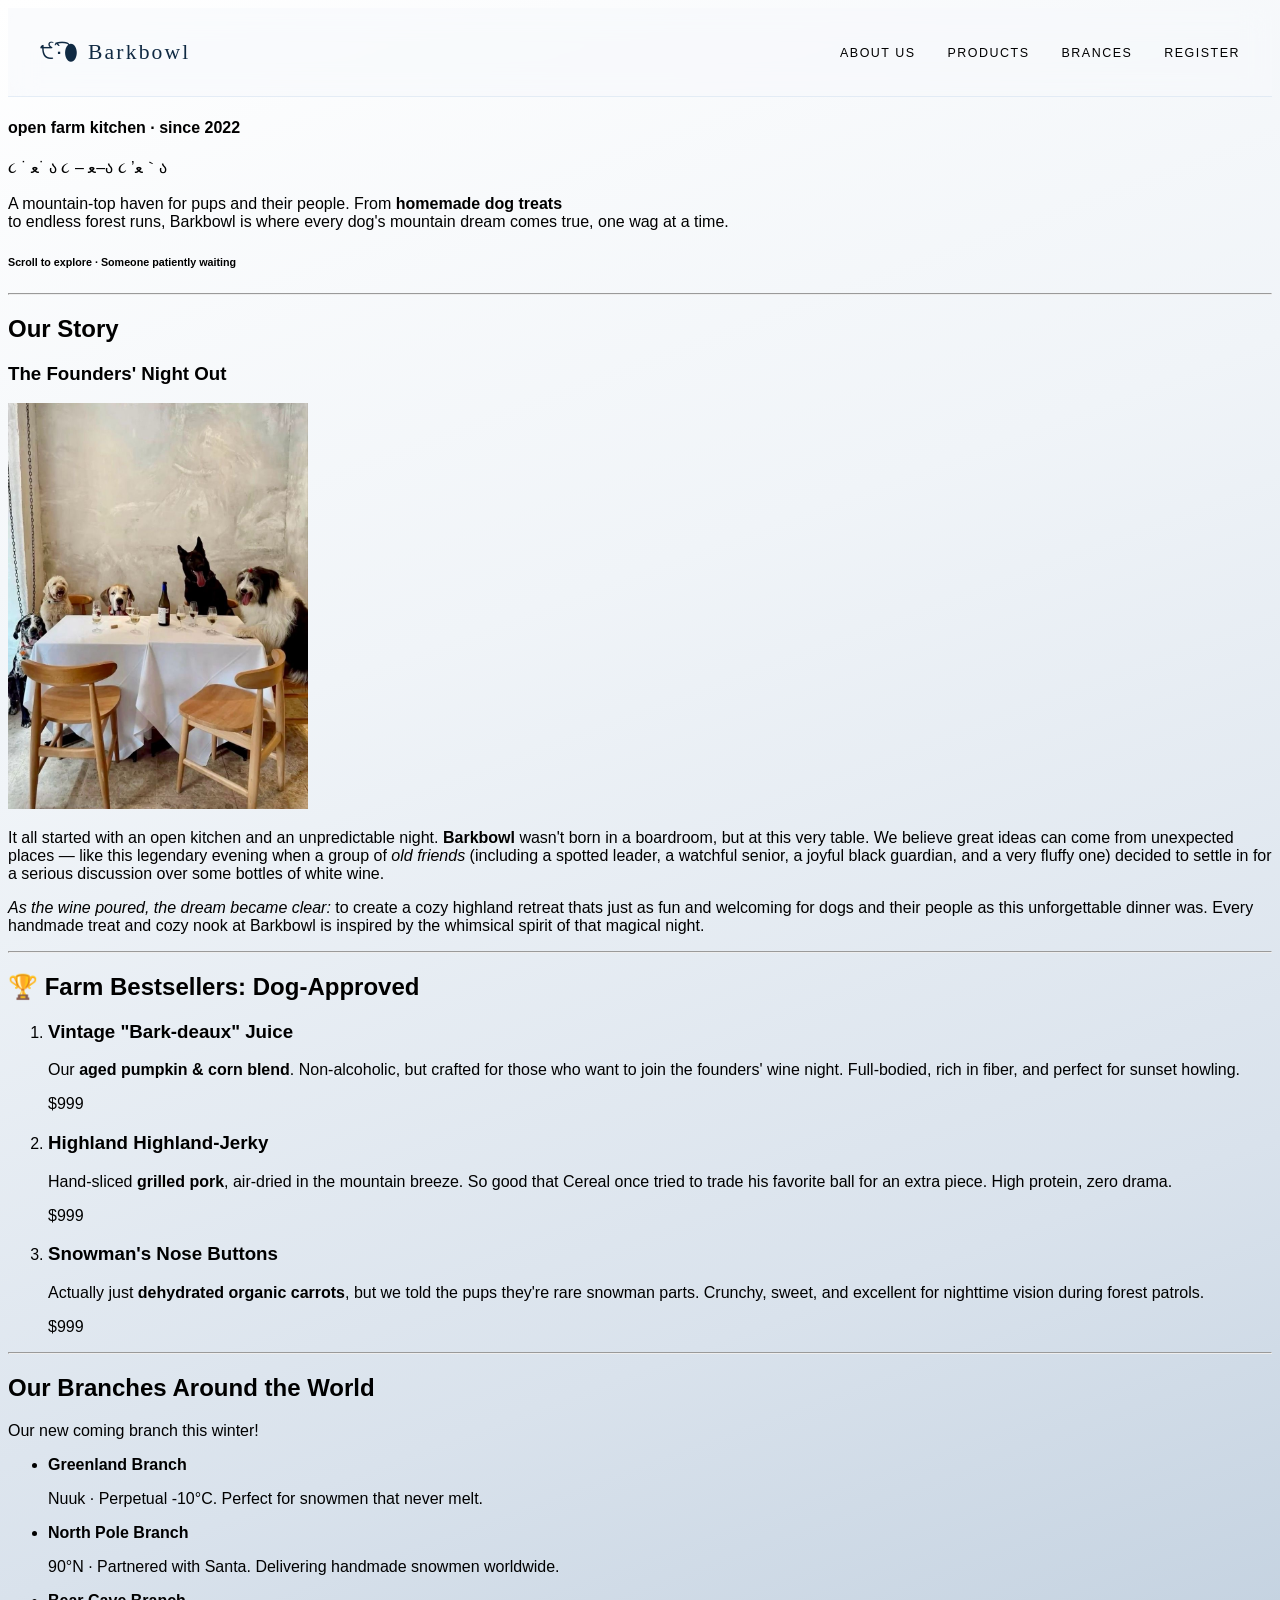
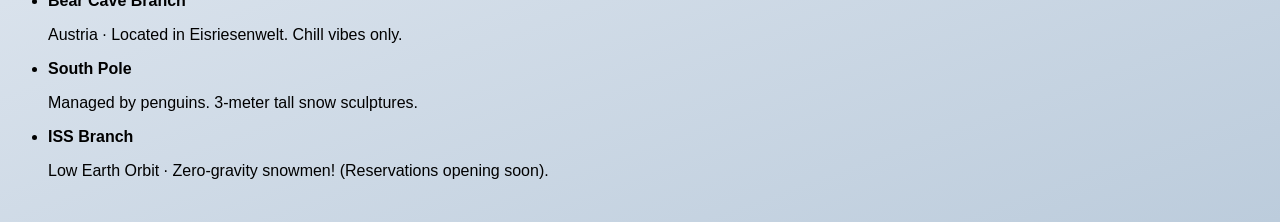
<file: index.html>
<!--My dream business
] <h1> ถึง <h6>: ชื่อร้าน/ชื่อธุรกิจต้องมาอันดับหนึ่ง (h1) และแบ่งโซนเมนูหรือบริการ (h2, h3)
[ ] <img>: ใส่รูปโลโก้ร้าน รูปหน้าร้าน หรือรูปสินค้าเด่น 
[ ] <p>: คำโปรยเรียกลูกค้า หรือประวัติความเป็นมาของร้านแบบปั่นๆ
[ ] <ul>: ลิสต์บริการเสริม หรือสิ่งอำนวยความสะดวก (เช่น มีที่จอดรถ, Wi-Fi แรง,คนขายหน้าตาดี)
[ ] <ol>: ลิสต์แบบมีลำดับ เช่น 3 เมนูขายดีที่ต้องสั่ง หรือ 3 ขั้นตอนการสั่งซื้อ (โอน-จ่าย-จบ)
[ ] <a>: ทำลิงก์เชื่อมไปหา Google Maps (พิกัดร้าน), หน้าเพจร้าน, หรือแอพ Delivery
-->
<!doctype html>
<html lang="en">
  <head>
    <meta charset="UTF-8" />
    <meta name="viewport" content="width=device-width, initial-scale=1.0" />
    <title>Barkbowl</title>
    <link rel="stylesheet" href="/styles.css" />
  </head>
  <section>
    <!-- ═══════════════════════════════════════════
         NAVIGATION BAR ตั้งชื่อ class lolg ไว้ตกแต่ง css + พอกด logo จะเด้งหน้าบนสุดและมี <a ลิ้งค์ภายในหน้่าเดียวกัน 
    ════════════════════════════════════════════ -->
    <nav>
      <a class="logo" href="#"> ੯‧̀͡⬮ Barkbowl</a>
      <ul>
        <li><a href="#aboutus">About Us</a></li>
        <li><a href="#products">Products</a></li>
        <li><a href="#branches">Brances</a></li>
         <li><a href="/form.html">Register</a></li>
      </ul>
    </nav>

    <!-- ═══════════════════════════════════════════
         HERO - -แบ่ง class ไว้ตกแต่ง id เอาไปเรียกดู
    ════════════════════════════════════════════ -->
    <div class="container">
      <section class="hero" id="home">
        <h4>open farm kitchen · since 2022</h4>
        <div class="dogs_emoji">૮ ˙ ﻌ˙ ა ૮ – ﻌ–ა ૮ ’ﻌ｀ა</div>
        <p>
          A mountain-top haven for pups and their people. From
          <strong>homemade dog treats</strong> <br />to endless forest runs,
          Barkbowl is where every dog's mountain dream comes true, one wag at a
          time.
        </p>
        <h6>Scroll to explore · Someone patiently waiting</h6>
      </section>
    </div>

    <hr />

    <!-- ═══════════════════════════════════════════
         ABOUT US — IMG
    ════════════════════════════════════════════ -->
    <section class="about" id="aboutus">
      <h2>Our Story</h2>
      <h3>The Founders' Night Out</h3>
      <div class="story-content">
        <img
          src="/IMG5080.JPG"
          alt="Barkbowl Founders Dinner"
          width="300"
          class="founders-img"
        />

        <p>
          It all started with an open kitchen and an unpredictable night.
          <strong>Barkbowl</strong> wasn't born in a boardroom, but at this very
          table. We believe great ideas can come from unexpected places — like
          this legendary evening when a group of <i>old friends</i>
          (including a spotted leader, a watchful senior, a joyful black
          guardian, and a very fluffy one) decided to settle in for a serious
          discussion over some bottles of white wine.
        </p>
        <p class="mission">
          <i>As the wine poured, the dream became clear:</i>
          to create a cozy highland retreat thats just as fun and welcoming for
          dogs and their people as this unforgettable dinner was. Every handmade
          treat and cozy nook at Barkbowl is inspired by the whimsical spirit of
          that magical night.
        </p>
      </div>
    </section>

    <hr />

    <!-- ═══════════════════════════════════════════
         PRODUCT — Order List
    ════════════════════════════════════════════ -->

    <section class="products" id="recipe">
      <h2>🏆 Farm Bestsellers: Dog-Approved</h2>
      <div class="product-list">
        <ol>
          <li>
            <h3>Vintage "Bark-deaux" Juice</h3>
            <p>
              Our <strong>aged pumpkin & corn blend</strong>. Non-alcoholic, but
              crafted for those who want to join the founders' wine night.
              Full-bodied, rich in fiber, and perfect for sunset howling.
            </p>
            <span class="price">$999</span>
          </li>

          <li>
            <h3>Highland Highland-Jerky</h3>
            <p>
              Hand-sliced <strong>grilled pork</strong>, air-dried in the
              mountain breeze. So good that Cereal once tried to trade his
              favorite ball for an extra piece. High protein, zero drama.
            </p>
            <span class="price">$999</span>
          </li>

          <li>
            <h3>Snowman's Nose Buttons</h3>
            <p>
              Actually just <strong>dehydrated organic carrots</strong>, but we
              told the pups they're rare snowman parts. Crunchy, sweet, and
              excellent for nighttime vision during forest patrols.
            </p>
            <span class="price">$999</span>
          </li>
        </ol>
      </div>
    </section>

    <hr />

    <!-- ═══════════════════════════════════════════
         BRANCHES  — a href links จะสร้างฟอร์ม ให้เลือก 
    ════════════════════════════════════════════ -->

    <section id="branches">
      <h2>Our Branches Around the World</h2>
      <p>Our new coming branch this winter!</p>

      <ul>
        <li class="branch-item">
          <strong>Greenland Branch</strong>

          <p>Nuuk · Perpetual -10°C. Perfect for snowmen that never melt.</p>
        </li>

        <li class="branch-item">
          <strong>North Pole Branch</strong>

          <p>
            90°N · Partnered with Santa. Delivering handmade snowmen worldwide.
          </p>
        </li>

        <li class="branch-item">
          <strong class="branch-name">Bear Cave Branch</strong>

          <p>Austria · Located in Eisriesenwelt. Chill vibes only.</p>
        </li>

        <li class="branch-item">
          <strong class="branch-name">South Pole</strong>
          <p>Managed by penguins. 3-meter tall snow sculptures.</p>
        </li>

        <li class="branch-item">
          <strong> ISS Branch </strong>

          <p>
            Low Earth Orbit · Zero-gravity snowmen! (Reservations opening soon).
          </p>
        </li>
      </ul>
    </section>
<br>
  
  
   <!-- <section class="'video">
<iframe width="350" height="auto" 
src="https://www.youtube.com/embed/RBc3EmeJfQg?si=tVreQL5-zEv2Giw2" 
title="YouTube video player" 
frameborder="0" 
allow="accelerometer; autoplay; clipboard-write; encrypted-media; gyroscope; picture-in-picture; web-share" 
referrerpolicy="strict-origin-when-cross-origin" allowfullscreen></iframe>
    </section> -->

  </body>
</html>
</file>
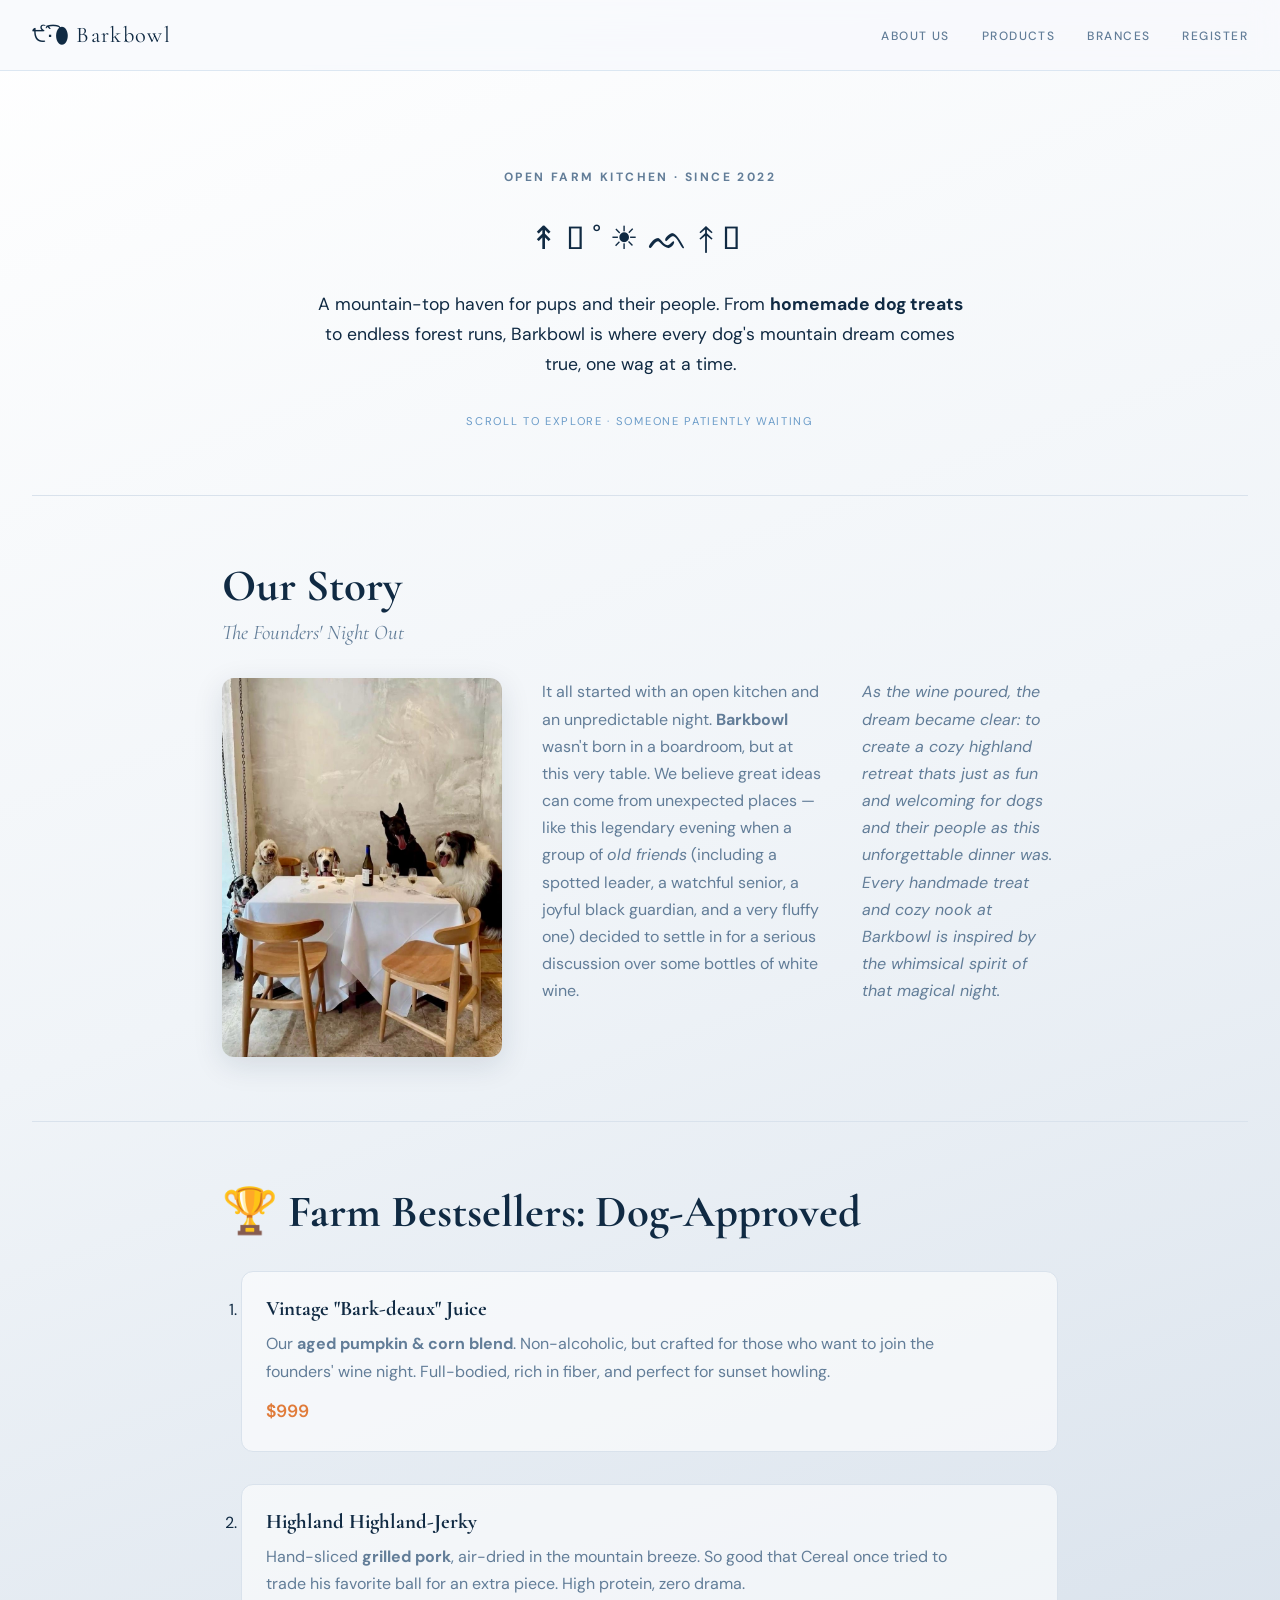
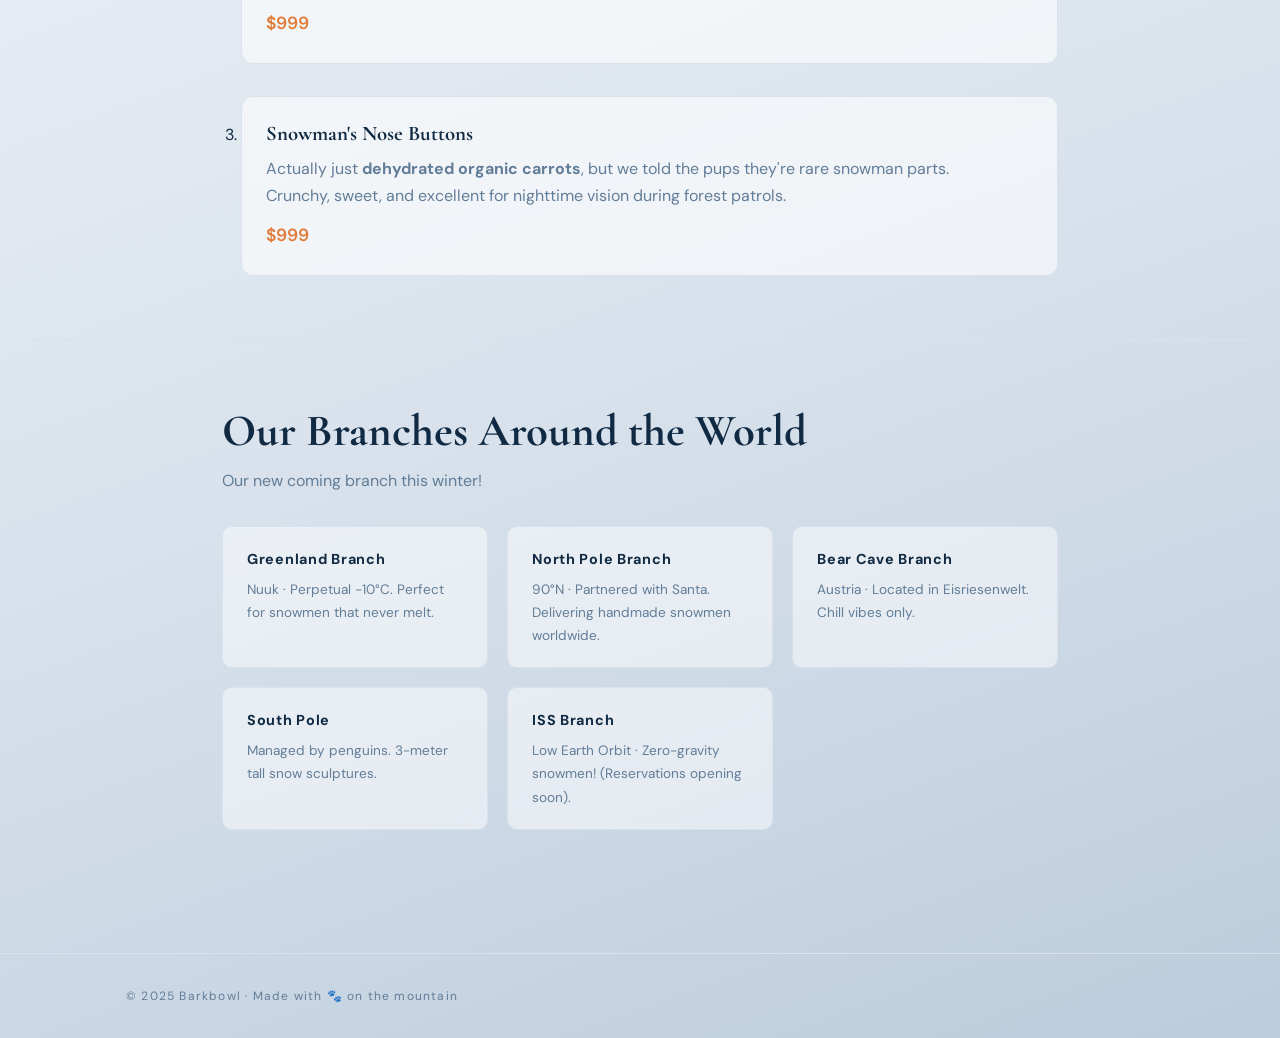
<file: html-web/index.html>
<!--My dream business
] <h1> ถึง <h6>: ชื่อร้าน/ชื่อธุรกิจต้องมาอันดับหนึ่ง (h1) และแบ่งโซนเมนูหรือบริการ (h2, h3)
[ ] <img>: ใส่รูปโลโก้ร้าน รูปหน้าร้าน หรือรูปสินค้าเด่น 
[ ] <p>: คำโปรยเรียกลูกค้า หรือประวัติความเป็นมาของร้านแบบปั่นๆ
[ ] <ul>: ลิสต์บริการเสริม หรือสิ่งอำนวยความสะดวก (เช่น มีที่จอดรถ, Wi-Fi แรง,คนขายหน้าตาดี)
[ ] <ol>: ลิสต์แบบมีลำดับ เช่น 3 เมนูขายดีที่ต้องสั่ง หรือ 3 ขั้นตอนการสั่งซื้อ (โอน-จ่าย-จบ)
[ ] <a>: ทำลิงก์เชื่อมไปหา Google Maps (พิกัดร้าน), หน้าเพจร้าน, หรือแอพ Delivery
-->
<!doctype html>
<html lang="en">
  <head>
    <meta charset="UTF-8" />
    <meta name="viewport" content="width=device-width, initial-scale=1.0" />
     <meta name="description"> 
    <title>Barkbowl</title>
    <link rel="stylesheet" href="index-styles.css">
    <link href="https://fonts.googleapis.com/css2?family=Cormorant+Garamond:ital,wght@0,400;1,400&family=DM+Sans:wght@400;500&display=swap" rel="stylesheet">

  </head>
  <section>
    <!-- ═══════════════════════════════════════════
         NAVIGATION BAR ตั้งชื่อ class lolg ไว้ตกแต่ง css + พอกด logo จะเด้งหน้าบนสุดและมี <a ลิ้งค์ภายในหน้่าเดียวกัน 
    ════════════════════════════════════════════ -->
    <nav>
      <a class="logo" href="#"> ੯‧̀͡⬮ Barkbowl</a>
      <ul>
        <li><a href="#aboutus">About Us</a></li>
        <li><a href="#products">Products</a></li>
        <li><a href="#branches">Brances</a></li>
         <li><a href="form.html">Register</a></li>
      </ul>
    </nav>

    <!-- ═══════════════════════════════════════════
         HERO - -แบ่ง class ไว้ตกแต่ง id เอาไปเรียกดู
    ════════════════════════════════════════════ -->
    <div class="container">
      <section class="hero" id="home">
        <h4>open farm kitchen · since 2022</h4>
        <div class="dogs_emoji"> ↟𖠰˚☀︎ᨒ↟𖠰 </div>
        <p>
          A mountain-top haven for pups and their people. From
          <strong>homemade dog treats</strong> <br />to endless forest runs,
          Barkbowl is where every dog's mountain dream comes true, one wag at a
          time.
        </p>
        <h6>Scroll to explore · Someone patiently waiting</h6>
      </section>
    </div>

    <hr />

    <!-- ═══════════════════════════════════════════
         ABOUT US — IMG
    ════════════════════════════════════════════ -->
    <section class="about" id="aboutus">
      <h2>Our Story</h2>
      <h3>The Founders' Night Out</h3>
      <div class="story-content">
        <img
          src="IMG5080.JPG"
          alt="Barkbowl Founders Dinner"
          width="300"
          class="founders-img"
        />

        <p>
          It all started with an open kitchen and an unpredictable night.
          <strong>Barkbowl</strong> wasn't born in a boardroom, but at this very
          table. We believe great ideas can come from unexpected places — like
          this legendary evening when a group of <i>old friends</i>
          (including a spotted leader, a watchful senior, a joyful black
          guardian, and a very fluffy one) decided to settle in for a serious
          discussion over some bottles of white wine.
        </p>
        <p class="mission">
          <i>As the wine poured, the dream became clear:</i>
          to create a cozy highland retreat thats just as fun and welcoming for
          dogs and their people as this unforgettable dinner was. Every handmade
          treat and cozy nook at Barkbowl is inspired by the whimsical spirit of
          that magical night.
        </p>
      </div>
    </section>

    <hr />

    <!-- ═══════════════════════════════════════════
         PRODUCT — Order List
    ════════════════════════════════════════════ -->

    <section class="products" id="recipe">
      <h2>🏆 Farm Bestsellers: Dog-Approved</h2>
      <div class="product-list">
        <ol>
          <li>
            <h3>Vintage "Bark-deaux" Juice</h3>
            <p>
              Our <strong>aged pumpkin & corn blend</strong>. Non-alcoholic, but
              crafted for those who want to join the founders' wine night.
              Full-bodied, rich in fiber, and perfect for sunset howling.
            </p>
            <span class="price">$999</span>
          </li>

          <li>
            <h3>Highland Highland-Jerky</h3>
            <p>
              Hand-sliced <strong>grilled pork</strong>, air-dried in the
              mountain breeze. So good that Cereal once tried to trade his
              favorite ball for an extra piece. High protein, zero drama.
            </p>
            <span class="price">$999</span>
          </li>

          <li>
            <h3>Snowman's Nose Buttons</h3>
            <p>
              Actually just <strong>dehydrated organic carrots</strong>, but we
              told the pups they're rare snowman parts. Crunchy, sweet, and
              excellent for nighttime vision during forest patrols.
            </p>
            <span class="price">$999</span>
          </li>
        </ol>
      </div>
    </section>

    <hr />

    <!-- ═══════════════════════════════════════════
         BRANCHES  — a href links จะสร้างฟอร์ม ให้เลือก 
    ════════════════════════════════════════════ -->


    <section id="branches">
      <h2>Our Branches Around the World</h2>
      <p>Our new coming branch this winter!</p>

      <ul>
        <li class="branch-item">
          <strong>Greenland Branch</strong>

          <p>Nuuk · Perpetual -10°C. Perfect for snowmen that never melt.</p>
        </li>

        <li class="branch-item">
          <strong>North Pole Branch</strong>

          <p>
            90°N · Partnered with Santa. Delivering handmade snowmen worldwide.
          </p>
        </li>

        <li class="branch-item">
          <strong class="branch-name">Bear Cave Branch</strong>

          <p>Austria · Located in Eisriesenwelt. Chill vibes only.</p>
        </li>

        <li class="branch-item">
          <strong class="branch-name">South Pole</strong>
          <p>Managed by penguins. 3-meter tall snow sculptures.</p>
        </li>

        <li class="branch-item">
          <strong> ISS Branch </strong>

          <p>
            Low Earth Orbit · Zero-gravity snowmen! (Reservations opening soon).
          </p>
        </li>
      </ul>
    </section>
<br>
  
<footer>
  <p>© 2025 Barkbowl · Made with 🐾 on the mountain</p>
</footer>

  </body>
</html>
</file>
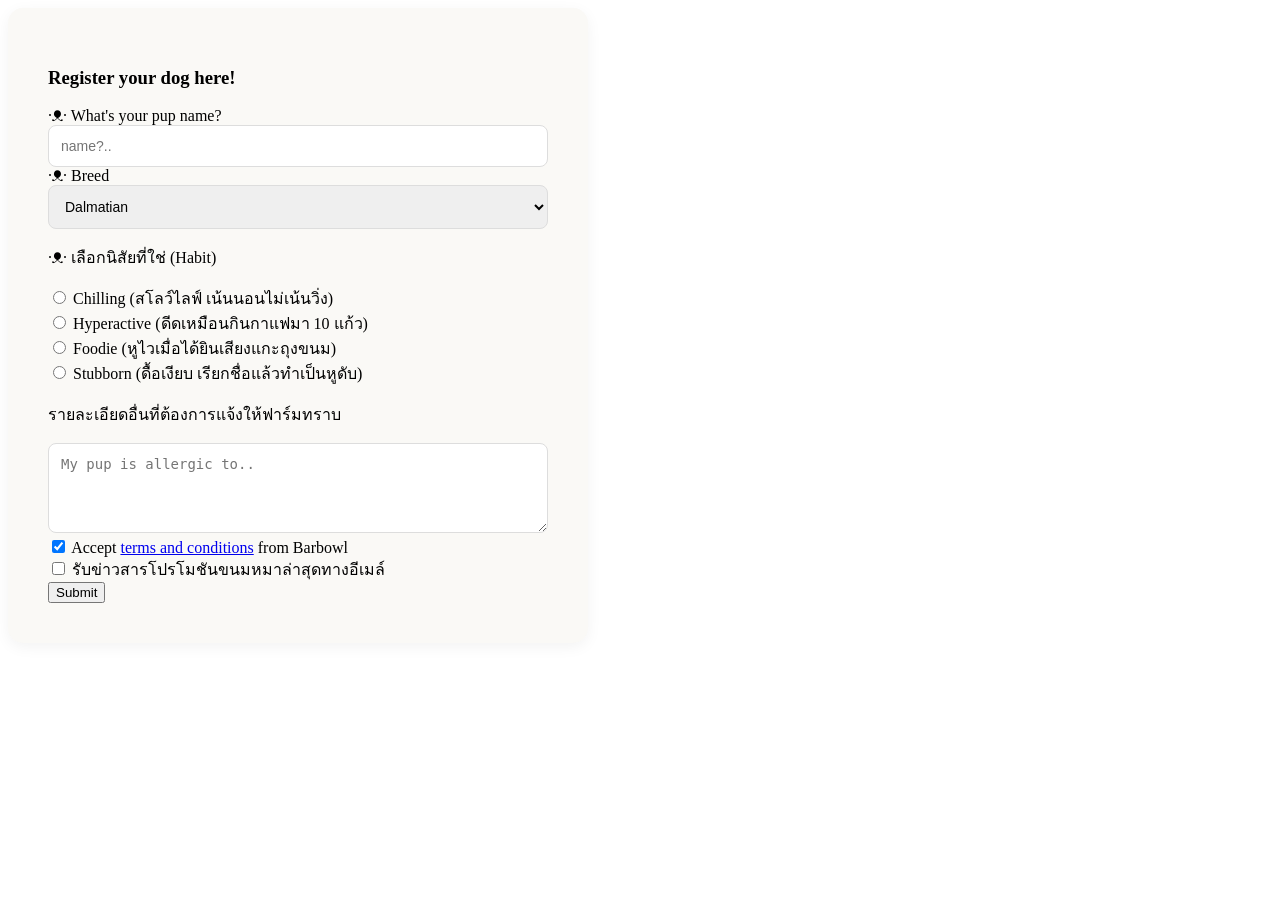
<file: form.html>
<!doctype html>
<html lang="en">
  <head>
    <meta charset="UTF-8" />
    <meta name="viewport" content="width=device-width, initial-scale=1.0" />
    <title>Barkbowl | Register</title>

    <style>
      #form {
        background: #faf9f6;
        padding: 40px;
        border-radius: 15px;
        box-shadow: 0 4px 15px rgba(0, 0, 0, 0.05);
        max-width: 500px;
        width: 100%;
      }

      /* 4. แต่งช่องกรอกข้อมูล (Text, Select, Textarea) */
      input[type="text"],
      select,
      textarea {
        width: 100%;
        padding: 12px;
        border: 1px solid #ddd;
        border-radius: 8px;
        box-sizing: border-box; /* สำคัญ! เพื่อให้ padding ไม่ทำให้กล่องบวมเกิน 100% */
        font-size: 14px;
      }
    </style>
  </head>

  <body>
    <section id="form">
      <h3>Register your dog here!</h3>
      <form action="/register-dog" method="POST">
        <div>
          <label for="dname">·ᴥ· What's your pup name?</label>
        </div>
        <div>
          <input
            type="text"
            id="dname"
            name="dog_name"
            placeholder="name?.."
            required
          />
        </div>

        <div>
          <label for="breed">·ᴥ· Breed</label>
        </div>
        <div>
          <select id="breed" name="dog_breed">
            <option value="dalmatian">Dalmatian</option>
            <option value="Weimaraner">Weimaraner</option>
            <option value="german_shepherd">German Shepherd</option>
            <option value="Labrador_Retriever">Labrador Retriever</option>
            <option value="Beagle">Beagle</option>
            <option value="Poodle">Poodle</option>
            <option value="Chihuahua">Chihuahua</option>
            <option value="Dachshund">Dachshund</option>
            <option value="Bichon_frise">Bichon Frise</option>
            <option value="Chow_chow">Chow Chow</option>
            <option value="Shin_tzu">Shin Tzu</option>
            <option value="other">Other..</option>
          </select>
        </div>

        <p>·ᴥ· เลือกนิสัยที่ใช่ (Habit)</p>
        <!--name ต้องเหมือนกันในกลุ่ม Radio เดียวกัน-->

        <div>
          <input
            type="radio"
            id="habit-chill"
            name="dog_habit"
            value="chilling"
          />
          <label for="habit-chill"
            >Chilling (สโลว์ไลฟ์ เน้นนอนไม่เน้นวิ่ง)</label
          >
        </div>

        <div>
          <input
            type="radio"
            id="habit-hyper"
            name="dog_habit"
            value="hyperactive"
          />
          <label for="habit-hyper"
            >Hyperactive (ดีดเหมือนกินกาแฟมา 10 แก้ว)</label
          >
        </div>

        <div>
          <input
            type="radio"
            id="habit-foodie"
            name="dog_habit"
            value="foodie"
          />
          <label for="habit-foodie"
            >Foodie (หูไวเมื่อได้ยินเสียงแกะถุงขนม)</label
          >
        </div>

        <div>
          <input
            type="radio"
            id="habit-stubborn"
            name="dog_habit"
            value="stubborn"
          />
          <label for="habit-stubborn"
            >Stubborn (ดื้อเงียบ เรียกชื่อแล้วทำเป็นหูดับ)</label
          >
        </div>

        <div>
          <p>
            <label for="note">รายละเอียดอื่นที่ต้องการแจ้งให้ฟาร์มทราบ</label>
          </p>
          <textarea
            id="note"
            name="dog_note"
            rows="4"
            placeholder="My pup is allergic to.."
          ></textarea>
        </div>

        <div>
          <input
            type="checkbox"
            id="terms"
            name="accept_terms"
            value="Accept"
            required
            checked
          />
          <label for="terms"
            >Accept <a href="/terms">terms and conditions</a> from
            Barbowl</label
          >
        </div>
        <div>
          <input type="checkbox" id="news" name="accept_news" value="yes" />
          <label for="news">รับข่าวสารโปรโมชันขนมหมาล่าสุดทางอีเมล์</label>
        </div>

        <div>
          <button type="submit">Submit</button>
        </div>
      </form>
    </section>
  </body>
</html>
</file>
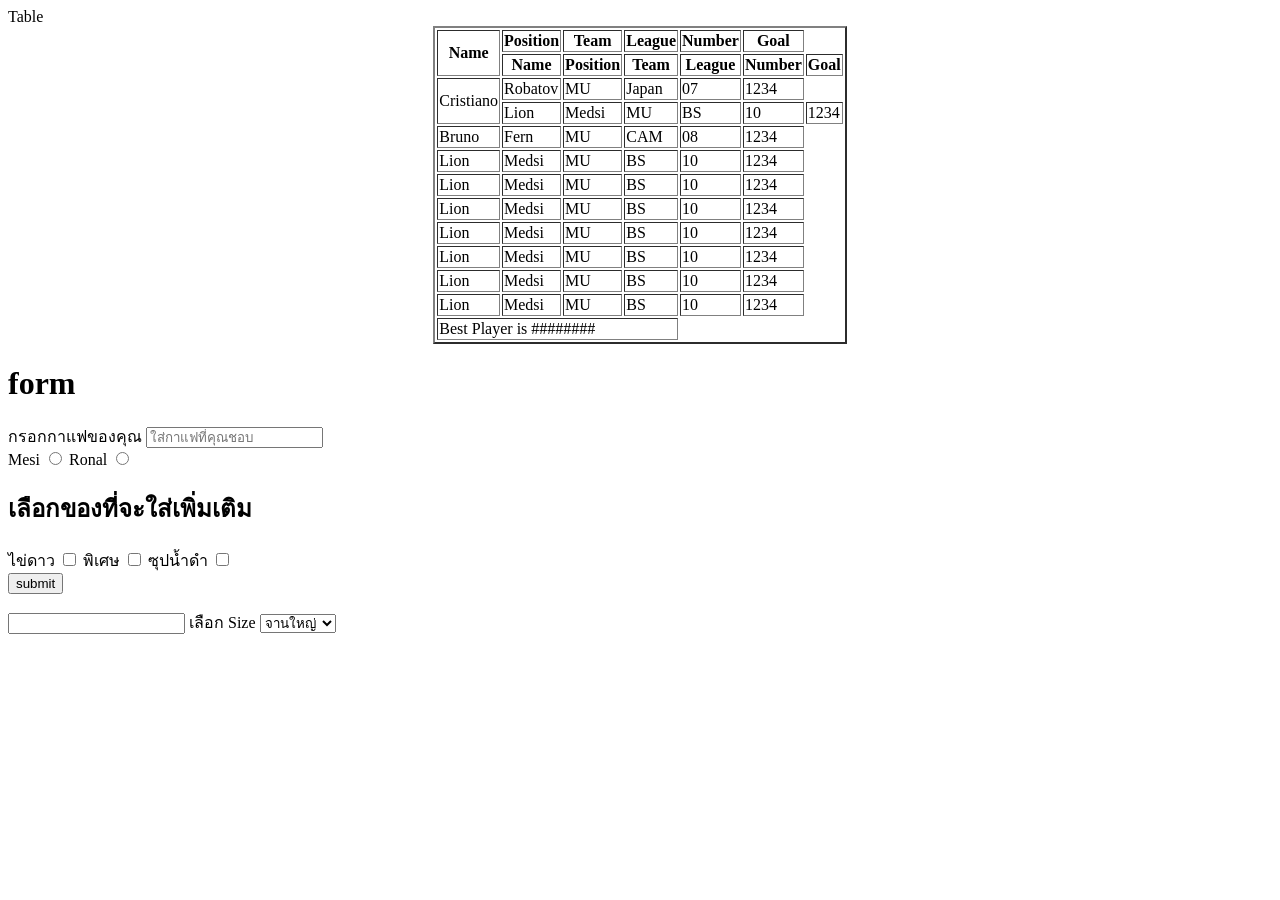
<file: kkan_example.html>
Table
<!doctype html>
<html lang="en">
  <head>
    <meta charset="UTF-8" />
    <meta name="viewport" content="width=device-width, initial-scale=1.0" />
    <title>Document</title>
  </head>
  <body>
    <table border="2" align="center">
      <thead>
        <tr>
          <th rowspan="2">Name</th>
          <th>Position</th>
          <th>Team</th>
          <th>League</th>
          <th>Number</th>
          <th>Goal</th>
        </tr>
        <tr>
          <th>Name</th>
          <th>Position</th>
          <th>Team</th>
          <th>League</th>
          <th>Number</th>
          <th>Goal</th>
        </tr>
      </thead>
      <tbody>
        <tr>
          <td rowspan="2">Cristiano</td>
          <td>Robatov</td>
          <td>MU</td>
          <td>Japan</td>
          <td>07</td>
          <td>1234</td>
        </tr>
        <tr>
          <td>Lion</td>
          <td>Medsi</td>
          <td>MU</td>
          <td>BS</td>
          <td>10</td>
          <td>1234</td>
        </tr>
        <tr>
          <td>Bruno</td>
          <td>Fern</td>
          <td>MU</td>
          <td>CAM</td>
          <td>08</td>
          <td>1234</td>
        </tr>
        <tr>
          <td>Lion</td>
          <td>Medsi</td>
          <td>MU</td>
          <td>BS</td>
          <td>10</td>
          <td>1234</td>
        </tr>
        <tr>
          <td>Lion</td>
          <td>Medsi</td>
          <td>MU</td>
          <td>BS</td>
          <td>10</td>
          <td>1234</td>
        </tr>
        <tr>
          <td>Lion</td>
          <td>Medsi</td>
          <td>MU</td>
          <td>BS</td>
          <td>10</td>
          <td>1234</td>
        </tr>
        <tr>
          <td>Lion</td>
          <td>Medsi</td>
          <td>MU</td>
          <td>BS</td>
          <td>10</td>
          <td>1234</td>
        </tr>
        <tr>
          <td>Lion</td>
          <td>Medsi</td>
          <td>MU</td>
          <td>BS</td>
          <td>10</td>
          <td>1234</td>
        </tr>
        <tr>
          <td>Lion</td>
          <td>Medsi</td>
          <td>MU</td>
          <td>BS</td>
          <td>10</td>
          <td>1234</td>
        </tr>
        <tr>
          <td>Lion</td>
          <td>Medsi</td>
          <td>MU</td>
          <td>BS</td>
          <td>10</td>
          <td>1234</td>
        </tr>
      </tbody>
      <tfoot>
        <tr>
          <td colspan="4">Best Player is ########</td>
        </tr>
      </tfoot>
    </table>
  </body>
</html>

<!doctype html>
<html lang="en">
  <head>
    <meta charset="UTF-8" />
    <meta name="viewport" content="width=device-width, initial-scale=1.0" />
    <title>Pre-order</title>
  </head>
  <body>
    <!--    
    <form action="/submit-order" method="post">
      <fieldset>
        <legend>เลือกน้ำซุปของคุณ</legend>
        <input type="radio" name="soup" value="หมาล่าน้ำข้น" id="mala-soup" /> <label for="mala-soup"> หมาล่าน้ำข้น</label> <input type="radio" name="soup" value="ซุปน้ำดำ" id="black-soup" /> <label for="black-soup"> ซุปน้ำดำ</label>
      </fieldset>
      <div>
        <h2>เลือกของเพิ่มเติม</h2>
        <input type="checkbox" name="ingredient" id="tofu" /> <label for="tofu"> เต้าหู้</label> <input type="checkbox" name="ingredient" id="chicken" /> <label for="chicken"> เนื้อไก่</label> <input type="checkbox" name="rice" id="rice" />
        <label for="rice">ข้าว</label>

        <h2>รับกี่จานดีคะ</h2>
        <input type="number" value="1" name="quantity" />
      </div>
      <button type="submit">สั่งรายการที่เลือก</button>
    </form>  -->
    <form action="/submit-order" method="post">
      <h1>form</h1>
      <label for="coffee">กรอกกาแฟของคุณ</label>
      <input
        id="coffee"
        type="text"
        placeholder="ใส่กาแฟที่คุณชอบ"
        name="value"
      />
      <div>
        <label for="mesi">Mesi</label>
        <input type="radio" name="player" id="mesi" value="Mesi" />
        <label for="ronal">Ronal</label>
        <input type="radio" name="player" id="ronal" value="Ronal" />
      </div>

      <div>
        <h2>เลือกของที่จะใส่เพิ่มเติม</h2>
        <label for="khaidao"
          >ไข่ดาว
          <input type="checkbox" id="khaidao" name="extra" value="ไข่ดาว" />
        </label>
        <label for="extrafood"
          >พิเศษ
          <input type="checkbox" id="extrafood" name="extra" value="พิเศษ" />
        </label>
        <label for="soup"
          >ซุปน้ำดำ
          <input type="checkbox" id="soup" name="extra" value="ซุป" />
        </label>
      </div>
      <button type="submit">submit</button>
    </form>

    <form action="https://www.google.com/search" method="get">
      <input type="text" name="q" />
      <label for="size">เลือก Size </label>
      <select name="" id="size">
        <option value="big">จานใหญ่</option>
        <option value="medium">จานกลาง</option>
        <option value="small">จานเล็ก</option>
      </select>
    </form>
  </body>
</html>
</file>
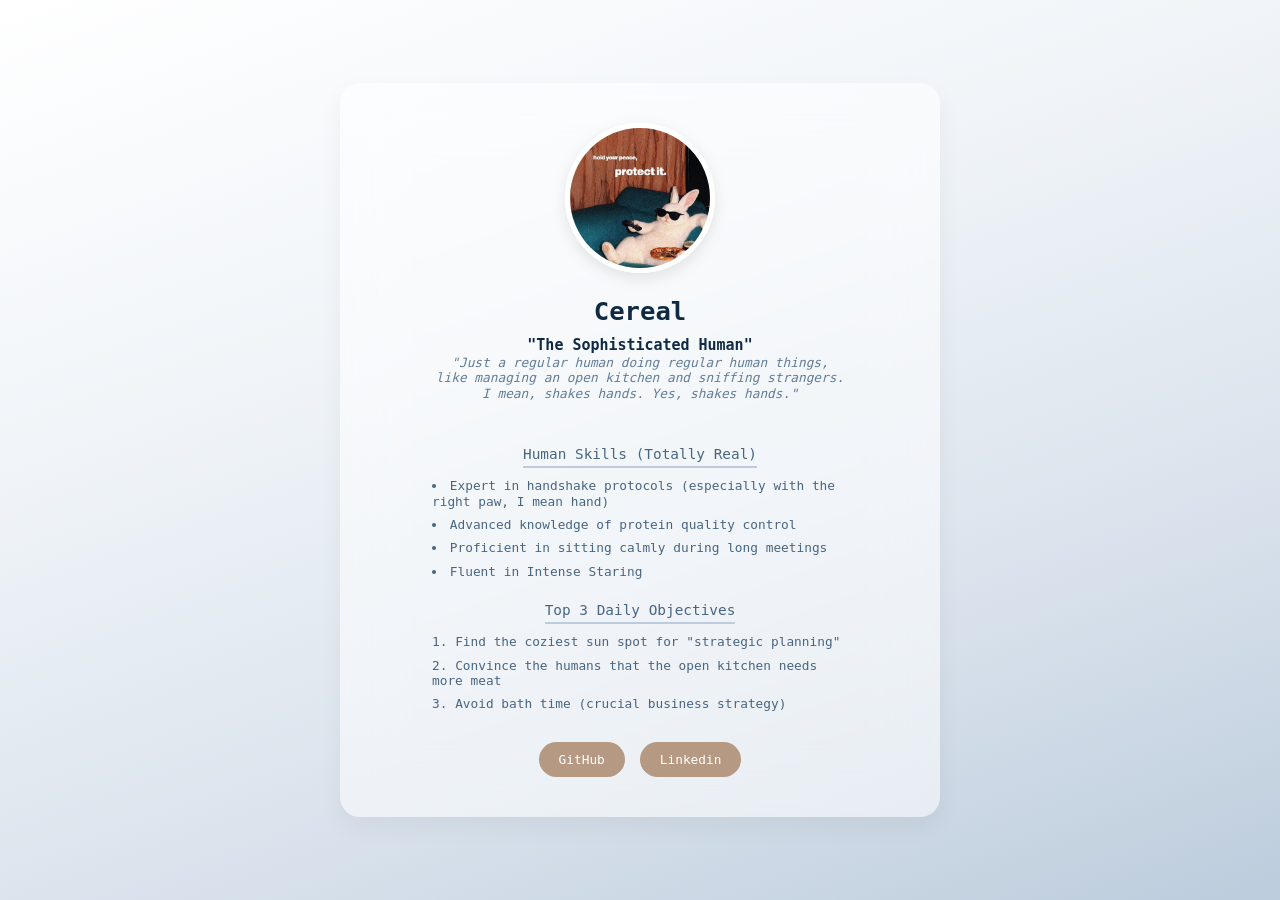
<file: personal.html>
<!--personal profile
[ ] <h1> ถึง <h6>: ตั้งชื่อตัวเองให้เด่นที่สุด (h1) และแบ่งหัวข้อประวัติส่วนตัว (h2, h3)
[ ] <img>: ใส่รูปโปรไฟล์ หรือรูป Avatar ที่ชอบ (ต้องมี src และ alt ให้ครบ)
[ ] <p>: เขียนไบโอแนะนำตัวสั้นๆ สโลแกนประจำใจ หรือคติพจน์ในการใช้ชีวิต
[ ] <ul>: ลิสต์สิ่งที่ไม่ต้องเรียงลำดับ เช่น สกิลที่ถนัด, ภาษาโปรแกรมที่อยากเรียน, หรืองานอดิเรก
[ ] <ol>: ลิสต์สิ่งที่ต้องเรียงลำดับ เช่น Top 3 หนัง/เกมที่ชอบที่สุด หรือ ลำดับการศึกษา
[ ] <a>: ทำปุ่มลิงก์ไปหา Social Media (GitHub, IG, Facebook) ไม่ต้องใส่ ig หรือ facebook ก็ได้ถ้าไม่สะดวก -->

<!doctype html>
<html lang="en">
  <head>
    <meta charset="UTF-8" />
    <meta name="viewport" content="width=device-width, initial-scale=1.0" />
    <title>Founder Profile | Barkbowl</title>
    <link rel="stylesheet" href="/style2.css" />
  </head>

  <body>
    <div class="profile-card">
      <img
        src="/IMG5076 2.JPG"
        alt="Barkbowl Founder (Totally Human)"
        class="profile-img"
      />

      <h1>Cereal</h1>
      <h3>"The Sophisticated Human"</h3>

      <p class="bio">
        "Just a regular human doing regular human things,
        <br />
        like managing an open kitchen and sniffing strangers. <br />
        I mean, shakes hands. Yes, shakes hands."
      </p>

      <h2>Human Skills (Totally Real)</h2>
      <ul class="skills-list">
        <li>
          Expert in handshake protocols (especially with the right paw, I mean
          hand)
        </li>
        <li>Advanced knowledge of protein quality control</li>
        <li>Proficient in sitting calmly during long meetings</li>
        <li>Fluent in Intense Staring</li>
      </ul>

      <h2>Top 3 Daily Objectives</h2>
      <ol class="goals-list">
        <li>Find the coziest sun spot for "strategic planning"</li>
        <li>Convince the humans that the open kitchen needs more meat</li>
        <li>Avoid bath time (crucial business strategy)</li>
      </ol>

      <div class="social-links">
        <a href="#" target="_blank" rel="noopener" class="social-btn">GitHub</a>
        <a href="#" class="social-btn">Linkedin</a>
      </div>
    </div>
  </body>
</html>
</file>
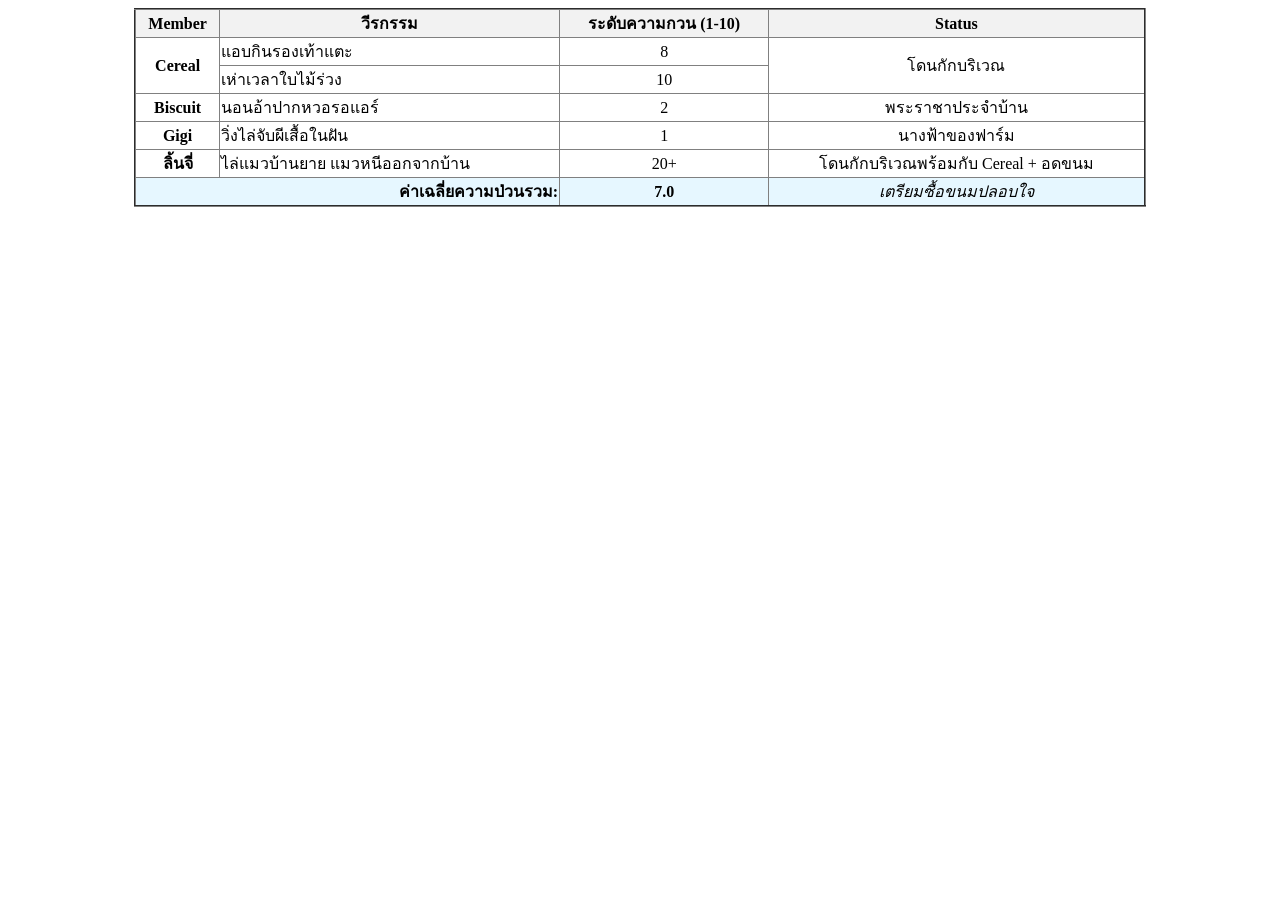
<file: table.html>
<!doctype html>
<html lang="en">
  <head>
    <meta charset="UTF-8" />
    <meta name="viewport" content="width=device-width, initial-scale=1.0" />
    <title>Behavior Report</title>
  </head>

  <body>
    <section>
      <table
        class="table"
        border="2"
        align="center"
        style="width: 80%; border-collapse: collapse"
      >
        <!--width: 80%; (ความกว้าง) บอกให้ตารางขยายตัวออกไปกินพื้นที่ 80% ของความกว้างหน้าจอ
    ถ้าไม่ใส่ความกว้างจะเท่ากับความยาวตัวอักษรในนั้น ระบุเป็น % หรือ px ก็ได้
    border-collapse: collapse; รวมเส้นขอบเป็นเส้นเดียว-->

        <thead style="background-color: #f2f2f2">
          <!--"สีพื้นหลัง" ของส่วนหัวตาราง เพื่อให้แยกออกจากส่วนเนื้อหาชัดเจน-->
          <tr>
            <th>Member</th>
            <th>วีรกรรม</th>
            <th>ระดับความกวน (1-10)</th>
            <th>Status</th>
          </tr>
        </thead>

        <tbody>
          <tr>
            <td rowspan="2" align="center"><b>Cereal</b></td>
            <td>แอบกินรองเท้าแตะ</td>
            <td align="center">8</td>
            <td rowspan="2" align="center">โดนกักบริเวณ</td>
          </tr>
          <tr>
            <td>เห่าเวลาใบไม้ร่วง</td>
            <td align="center">10</td>
          </tr>

          <tr>
            <td align="center"><b>Biscuit</b></td>
            <td>นอนอ้าปากหวอรอแอร์</td>
            <td align="center">2</td>
            <td align="center">พระราชาประจำบ้าน</td>
          </tr>

          <tr>
            <td align="center"><b>Gigi</b></td>
            <td>วิ่งไล่จับผีเสื้อในฝัน</td>
            <td align="center">1</td>
            <td align="center">นางฟ้าของฟาร์ม</td>
          </tr>

          <tr>
            <td align="center"><b>ลิ้นจี่</b></td>
            <td>ไล่แมวบ้านยาย แมวหนีออกจากบ้าน</td>
            <td align="center">20+</td>
            <td align="center">โดนกักบริเวณพร้อมกับ Cereal + อดขนม</td>
          </tr>
        </tbody>

        <tfoot style="background-color: #e6f7ff">
          <tr>
            <td colspan="2" align="right"><b>ค่าเฉลี่ยความป่วนรวม:</b></td>
            <td align="center"><b>7.0</b></td>
            <td align="center"><i>เตรียมซื้อขนมปลอบใจ</i></td>
          </tr>
        </tfoot>
      </table>
    </section>
  </body>
</html>
</file>
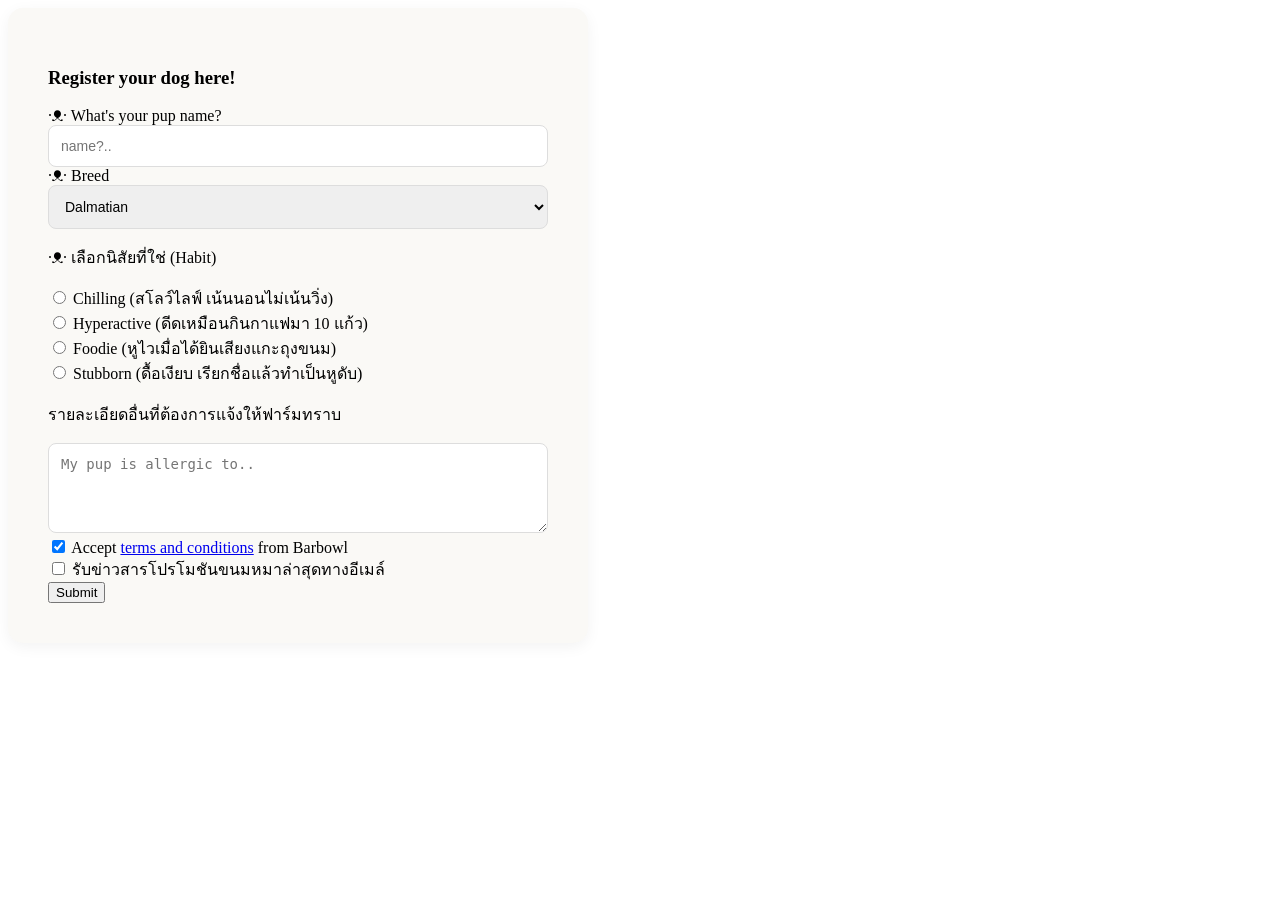
<file: html-web/form.html>
<!doctype html>
<html lang="en">
  <head>
    <meta charset="UTF-8" />
    <meta name="viewport" content="width=device-width, initial-scale=1.0" />
    <title>Barkbowl | Register</title>

    <style>
      #form {
        background: #faf9f6;
        padding: 40px;
        border-radius: 15px;
        box-shadow: 0 4px 15px rgba(0, 0, 0, 0.05);
        max-width: 500px;
        width: 100%;
      }

      /* แต่งช่องกรอกข้อมูล (Text, Select, Textarea) */
      input[type="text"],
      select,
      textarea {
        width: 100%;
        padding: 12px;
        border: 1px solid #ddd;
        border-radius: 8px;
        box-sizing: border-box; /* สำคัญ! เพื่อให้ padding ไม่ทำให้กล่องบวมเกิน 100% */
        font-size: 14px;
      }
    </style>
  </head>

  <body>
    <section id="form">
      <h3>Register your dog here!</h3>
      <form action="/register-dog" method="POST">
        <div>
          <label for="dname">·ᴥ· What's your pup name?</label>
        </div>
        <div>
          <input
            type="text"
            id="dname"
            name="dog_name"
            placeholder="name?.."
            required
          />
        </div>

        <div>
          <label for="breed">·ᴥ· Breed</label>
        </div>
        <div>
          <select id="breed" name="dog_breed">
            <option value="dalmatian">Dalmatian</option>
            <option value="Weimaraner">Weimaraner</option>
            <option value="german_shepherd">German Shepherd</option>
            <option value="Labrador_Retriever">Labrador Retriever</option>
            <option value="Beagle">Beagle</option>
            <option value="Poodle">Poodle</option>
            <option value="Chihuahua">Chihuahua</option>
            <option value="Dachshund">Dachshund</option>
            <option value="Bichon_frise">Bichon Frise</option>
            <option value="Chow_chow">Chow Chow</option>
            <option value="Shin_tzu">Shin Tzu</option>
            <option value="other">Other..</option>
          </select>
        </div>

        <p>·ᴥ· เลือกนิสัยที่ใช่ (Habit)</p>
        <!--name ต้องเหมือนกันในกลุ่ม Radio เดียวกัน-->

        <div>
          <input
            type="radio"
            id="habit-chill"
            name="dog_habit"
            value="chilling"
          />
          <label for="habit-chill"
            >Chilling (สโลว์ไลฟ์ เน้นนอนไม่เน้นวิ่ง)</label
          >
        </div>

        <div>
          <input
            type="radio"
            id="habit-hyper"
            name="dog_habit"
            value="hyperactive"
          />
          <label for="habit-hyper"
            >Hyperactive (ดีดเหมือนกินกาแฟมา 10 แก้ว)</label
          >
        </div>

        <div>
          <input
            type="radio"
            id="habit-foodie"
            name="dog_habit"
            value="foodie"
          />
          <label for="habit-foodie"
            >Foodie (หูไวเมื่อได้ยินเสียงแกะถุงขนม)</label
          >
        </div>

        <div>
          <input
            type="radio"
            id="habit-stubborn"
            name="dog_habit"
            value="stubborn"
          />
          <label for="habit-stubborn"
            >Stubborn (ดื้อเงียบ เรียกชื่อแล้วทำเป็นหูดับ)</label
          >
        </div>

        <div>
          <p>
            <label for="note">รายละเอียดอื่นที่ต้องการแจ้งให้ฟาร์มทราบ</label>
          </p>
          <textarea
            id="note"
            name="dog_note"
            rows="4"
            placeholder="My pup is allergic to.."
          ></textarea>
        </div>

        <div>
          <input
            type="checkbox"
            id="terms"
            name="accept_terms"
            value="Accept"
            required
            checked
          />
          <label for="terms"
            >Accept <a href="/terms">terms and conditions</a> from
            Barbowl</label
          >
        </div>
        <div>
          <input type="checkbox" id="news" name="accept_news" value="yes" />
          <label for="news">รับข่าวสารโปรโมชันขนมหมาล่าสุดทางอีเมล์</label>
        </div>

        <div>
          <button type="submit">Submit</button>
        </div>
      </form>
    </section>
  </body>
</html>
</file>
<file: styles.css>
/* ── CSS Variables ─────────────────────────────── */
:root {
  --cloud-0: #ffffff; /* ตั้งค่าตัวแปร */
  --cloud-1: #f0f4f8;
  --cloud-2: #d9e2ec;
  --sky: #bcccdc;
  --ink: #102a43; /* สีตัวหนังสือเข้มๆ */
}

body {
  font-family: "DM Sans", sans-serif;
  background: linear-gradient(
    160deg,
    var(--cloud-0) 0%,
    var(--cloud-1) 35%,
    var(--cloud-2) 70%,
    var(--sky) 100%
  );
}

/* ── NAV ────────────────────────────────────────── */
nav {
  position: sticky;
  top: 0;
  z-index: 10;
  padding: 1.2rem 2rem;
  display: flex;
  justify-content: space-between;
  align-items: center;
  background: rgba(247, 249, 252, 0.6);
  backdrop-filter: blur(14px);
  border-bottom: 1px solid rgba(107, 156, 201, 0.15);
}
nav .logo {
  font-family: "Cormorant Garamond", serif;
  font-size: 1.35rem;
  letter-spacing: 0.04em;
  color: var(--ink);
  text-decoration: none;
}
nav ul {
  list-style: none;
  display: flex;
  gap: 2rem;
}
nav ul li a {
  font-size: 0.78rem;
  font-weight: 400;
  letter-spacing: 0.12em;
  text-transform: uppercase;
  text-decoration: none;
  color: var(--muted);
}
nav ul li a:hover {
  color: var(--sky);
}

/* ── NAV ────────────────────────────────────────── */
nav {
  position: sticky; /* position: sticky; + top: 0;: สั่งให้แถบเมนูติดหนึบ */
  z-index: 10; /* อยู่ที่ด้านบนสุดของหน้าจอเสมอ */
  padding: 1.2rem 2rem; /* ห่างขอบบน ขอบข้าง */
  display: flex;
  justify-content: space-between; /* สั่งให้ โลโก้ไปชิดซ้ายสุด รายการเมนูไปชิดขวาสุด โดยเว้นที่ว่างตรงกลางไว้ */
  align-items: center; /* โลโก้ text ระนาบกึ่งกลางแนวตั้งพอดีกัน */
  background: rgba(247, 249, 252, 0.6); /* o o o alpha โปร่งใส) */
  backdrop-filter: blur(14px); /* "ข้างหลัง" แถบเมนูเกิดการเบลอ */
  border-bottom: 1px solid rgba(107, 156, 201, 0.15); /* ตีเส้นขอบล่างบางๆ สีฟ้าจางๆ เพื่อแยกส่วนเมนูออกจากเนื้อหาให้ดูมีมิติ */
}
nav .logo {
  font-family: "Cormorant Garamond", serif;
  font-size: 1.35rem;
  letter-spacing: 0.1em;
  color: var(--ink);
  text-decoration: none;
}
nav ul {
  list-style: none;
  display: flex;
  gap: 2rem;
}
nav ul li a {
  font-size: 0.78rem;
  font-weight: 400;
  letter-spacing: 0.12em;
  text-transform: uppercase;
  text-decoration: none;
  color: var(--muted);
}
nav ul li a:hover {
  color: var(--sky);
}
</file>
<file: html-web/index-styles.css>
/* ═══════════════════════════════════════════════════
   BARKBOWL — styles.css
   Clean, organized CSS สำหรับ bootcamp project
   ═══════════════════════════════════════════════════ */

/* ── 1. CSS Variables (ตัวแปรสี / ฟอนต์) ──────────── */
:root {
  /* Colors */
  --cloud-0: #ffffff;
  --cloud-1: #f0f4f8;
  --cloud-2: #d9e2ec;
  --sky: #bcccdc;
  --sky-dark: #6b9cc9;
  --ink: #102a43;
  --muted: #627d98;
  --accent: #e07b39; /* สีส้มอุ่น ใช้ highlight ราคา / ปุ่ม */
  --white: #ffffff;

  /* Typography */
  --font-display: "Cormorant Garamond", serif;
  --font-body: "DM Sans", sans-serif;

  /* Spacing */
  --section-padding: 4rem 2rem;
  --max-width: 900px;
}

/* ── 2. Reset & Base ────────────────────────────────── */
*,
*::before,
*::after {
  box-sizing: border-box; /* ทำให้ padding ไม่ทำให้กล่องพอง */
  margin: 0;
  padding: 0;
}

body {
  font-family: var(--font-body);
  color: var(--ink);
  line-height: 1.7;
  background: linear-gradient(
    160deg,
    var(--cloud-0) 0%,
    var(--cloud-1) 35%,
    var(--cloud-2) 70%,
    var(--sky) 100%
  );
  min-height: 100vh;
}

/* ── 3. Typography ──────────────────────────────────── */
h1,
h2,
h3 {
  font-family: var(--font-display);
  line-height: 1.2;
}

h2 {
  font-size: clamp(1.8rem, 4vw, 2.8rem); /* clamp = ขยาย/หดตาม viewport */
  margin-bottom: 0.5rem;
}

h3 {
  font-size: 1.3rem;
  margin-bottom: 0.4rem;
}

p {
  color: var(--muted);
  max-width: 65ch; /* 65 ตัวอักษร = ความกว้างอ่านง่ายที่สุด */
}

hr {
  border: none;
  border-top: 1px solid var(--cloud-2);
  margin: 0 2rem;
}

/* ── 4. NAV ─────────────────────────────────────────── */
nav {
  position: sticky;
  top: 0;
  z-index: 100;
  padding: 1rem 2rem;
  display: flex;
  justify-content: space-between;
  align-items: center;
  background: rgba(247, 249, 252, 0.75);
  backdrop-filter: blur(14px);
  -webkit-backdrop-filter: blur(14px); /* Safari support */
  border-bottom: 1px solid rgba(107, 156, 201, 0.2);
}

nav .logo {
  font-family: var(--font-display);
  font-size: 1.4rem;
  letter-spacing: 0.06em;
  color: var(--ink);
  text-decoration: none;
  transition: opacity 0.2s;
}

nav .logo:hover {
  opacity: 0.7;
}

nav ul {
  list-style: none;
  display: flex;
  gap: 2rem;
}

nav ul li a {
  font-size: 0.75rem;
  font-weight: 500;
  letter-spacing: 0.12em;
  text-transform: uppercase;
  text-decoration: none;
  color: var(--muted);
  transition: color 0.2s;
}

nav ul li a:hover {
  color: var(--ink);
}

/* ── 5. HERO ────────────────────────────────────────── */
.hero {
  text-align: center;
  padding: 6rem 2rem 4rem;
  max-width: var(--max-width);
  margin: 0 auto;
}

.hero h4 {
  font-size: 0.75rem;
  letter-spacing: 0.2em;
  text-transform: uppercase;
  color: var(--muted);
  margin-bottom: 1.5rem;
}

.dogs_emoji {
  font-size: 2rem;
  margin-bottom: 1.5rem;
  letter-spacing: 0.3em;
}

.hero p {
  font-size: 1.1rem;
  max-width: 55ch;
  margin: 0 auto 2rem;
  color: var(--ink);
}

.hero h6 {
  font-size: 0.7rem;
  letter-spacing: 0.15em;
  text-transform: uppercase;
  color: var(--sky-dark);
  font-weight: 400;
}

/* ── 6. ABOUT ───────────────────────────────────────── */
.about {
  padding: var(--section-padding);
  max-width: var(--max-width);
  margin: 0 auto;
}

.about h3 {
  color: var(--muted);
  font-weight: 400;
  font-style: italic;
  margin-bottom: 2rem;
}

.story-content {
  display: flex; /* รูปกับข้อความเรียงข้างกัน */
  gap: 2.5rem;
  align-items: flex-start;
}

.founders-img {
  width: 280px;
  border-radius: 12px;
  flex-shrink: 0; /* ไม่ให้รูปหดเมื่อหน้าจอแคบ */
  object-fit: cover;
  box-shadow: 0 8px 30px rgba(16, 42, 67, 0.12);
}

.story-content p {
  margin-bottom: 1rem;
}

.mission {
  color: var(--muted);
  font-style: italic;
}

/* ── 7. PRODUCTS ────────────────────────────────────── */
.products {
  padding: var(--section-padding);
  max-width: var(--max-width);
  margin: 0 auto;
}

.product-list ol {
  padding-left: 1.2rem; /* เยื้องหมายเลข */
  display: flex;
  flex-direction: column;
  gap: 2rem;
  margin-top: 2rem;
}

.product-list li {
  padding: 1.5rem;
  background: rgba(255, 255, 255, 0.6);
  border-radius: 12px;
  border: 1px solid var(--cloud-2);
  transition:
    transform 0.2s,
    box-shadow 0.2s;
}

.product-list li:hover {
  transform: translateY(-3px);
  box-shadow: 0 8px 24px rgba(16, 42, 67, 0.1);
}

.product-list li h3 {
  margin-bottom: 0.5rem;
}

.price {
  display: inline-block;
  margin-top: 0.75rem;
  font-weight: 600;
  color: var(--accent);
  font-size: 1.1rem;
}

/* ── 8. BRANCHES ────────────────────────────────────── */
#branches {
  padding: var(--section-padding);
  max-width: var(--max-width);
  margin: 0 auto;
}

#branches > p {
  margin-bottom: 2rem;
}

#branches ul {
  list-style: none; /* เอาจุดออก เพราะเราจะ style เอง */
  display: grid;
  grid-template-columns: repeat(auto-fill, minmax(240px, 1fr));
  gap: 1.2rem;
}

.branch-item {
  padding: 1.25rem 1.5rem;
  background: rgba(255, 255, 255, 0.5);
  border: 1px solid var(--cloud-2);
  border-radius: 10px;
  transition: background 0.2s;
}

.branch-item:hover {
  background: rgba(255, 255, 255, 0.85);
}

.branch-item strong {
  display: block;
  font-size: 0.9rem;
  letter-spacing: 0.05em;
  color: var(--ink);
  margin-bottom: 0.4rem;
}

.branch-item p {
  font-size: 0.85rem;
  color: var(--muted);
}

/* ── 9. FOOTER (แนะนำให้เพิ่ม) ──────────────────────── */
footer {
  text-align: center;
  padding: 2rem;
  font-size: 0.75rem;
  letter-spacing: 0.1em;
  color: var(--muted);
  border-top: 1px solid var(--cloud-2);
  margin-top: 2rem;
}

/* ── 10. Responsive (Mobile) ────────────────────────── */
@media (max-width: 640px) {
  nav ul {
    gap: 1rem;
  }

  nav ul li a {
    font-size: 0.65rem;
  }

  .story-content {
    flex-direction: column; /* รูปกับข้อความซ้อนกัน เมื่อหน้าจอแคบ */
  }

  .founders-img {
    width: 100%;
  }

  #branches ul {
    grid-template-columns: 1fr;
  }
}
</file>
<file: style2.css>
/* ขอฝึกเรียนเพิ่มเติมนะคะ
1. Global Reset: ล้างค่าเริ่มต้นของ Browser ให้ทุกอย่างเริ่มจาก 0 จะได้จัดหน้าตาได้แม่นยำ */
*,
*::before,
*::after {
  box-sizing: border-box; /* คำนวณขนาดกล่องรวม Padding และ Border ไม่ให้กล่องขยายใหญ่เกินสั่ง */
  margin: 0; /* เอาขอบขาวๆ ด้านนอกออกให้หมด */
  padding: 0; /* เอาพื้นที่ว่างด้านในออกให้หมด */
}

/* 2. Body: กำหนดบรรยากาศโดยรวมของหน้าเว็บ */
body {
  font-family:
    "Space Mono", monospace; /* เลือกฟอนต์หลัก ถ้าไม่มีให้ใช้ฟอนต์ไม่มีหัวพื้นฐาน */
  font-weight: 200;
  font-size: 0.8rem; /* ปรับตัวอักษรให้ดูบางเบา สบายตา */
  background: linear-gradient(
    /* พื้นหลังไล่เฉดสี 160 องศา จากขาวไปฟ้าหมอก */ 160deg,
    #ffffff 0%,
    #f0f4f8 35%,
    #d9e2ec 70%,
    #bcccdc 100%
  );
  min-height: 100vh; /* สั่งให้ความสูงพื้นหลังคลุมเต็มหน้าจอพอดี */
  line-height: 1.2; /* เว้นระยะห่างระหว่างบรรทัดให้อ่านง่าย */
  color: #102a43; /* สีตัวหนังสือหลัก (สีน้ำเงินเข้มเกือบดำ) */
  display: flex; /* เปิดใช้ Flexbox เพื่อจัดวาง Layout */
  justify-content: center; /* จัดให้เนื้อหาอยู่กึ่งกลางแนวนอน */
  align-items: center; /* จัดให้เนื้อหาอยู่กึ่งกลางแนวตั้ง */
  padding: 20px; /* เว้นระยะรอบๆ ขอบจอไม่ให้เนื้อหาชิดเกินไปเวลาดูในมือถือ */
}

/* 3. Profile Card: ตกแต่งกล่องโปรไฟล์ของผู้ก่อตั้ง */
.profile-card {
  background: rgba(
    255,
    255,
    255,
    0.537
  ); /* สีขาวโปร่งแสง (เพื่อให้เห็น Gradient ข้างหลัง) */
  border-radius: 20px; /* ทำมุมกล่องให้มนดูนุ่มนวล */
  padding: 40px; /* เว้นที่ว่างภายในกล่องให้ดูไม่อึดอัด */
  box-shadow: 0 10px 25px rgba(0, 0, 0, 0.05); /* ใส่เงานุ่มๆ ให้กล่องดูลอยขึ้นมา */
  backdrop-filter: blur(
    30px
  ); /* เอฟเฟกต์กระจกฝ้า ทำให้สิ่งที่อยู่หลังกล่องเบลอ */
  max-width: 600px; /* กำหนดความกว้างสูงสุดของกล่องไม่ให้บานเกินไป */
  text-align: center; /* สั่งให้ทุกอย่างในกล่องอยู่ตรงกลาง */
}

/* 4. Profile Image: ตกแต่งรูปภาพประจำตัว */
.profile-img {
  width: 150px; /* กำหนดความกว้างรูป */
  height: 150px; /* กำหนดความสูงรูป (เท่ากันเพื่อให้เป็นวงกลม) */
  border-radius: 50%; /* ตัดขอบรูปให้กลมดิก */
  object-fit: cover; /* สั่งให้รูปขยายเต็มพื้นที่วงกลมโดยที่หน้าไม่เบี้ยว */
  border: 5px solid white; /* ใส่ขอบสีขาวหนาๆ เหมือนกรอบรูป */
  box-shadow: 0 5px 15px rgba(0, 0, 0, 0.1); /* ใส่เงาใต้รูปให้ดูมีมิติ */
  margin-bottom: 20px; /* เว้นระยะห่างด้านล่างรูปก่อนถึงชื่อ */
}

/* 5. Typography: ปรับแต่งหัวข้อและข้อความ */
h1 {
  font-weight: 700; /* ชื่อเจ้าของฟาร์มต้องตัวหนาที่สุด */
  color: #102a43;
  margin-bottom: 10px;
}
h2 {
  font-weight: 400;
  font-size: 0.9rem;
  color: #486581;
  margin: 15px 0 10px 0;
  border-bottom: 2px solid #bcccdc; /* ใส่เส้นใต้หัวข้อเล็กลงมาหน่อย */
  display: inline-block; /* สั่งให้เส้นใต้ยาวเท่าตัวหนังสือพอดี */
  padding-bottom: 3px;
}
p.bio {
  font-style: italic; /* ตัวอักษรเอียงสำหรับคำโปรย (Bio) */
  color: #627d98;
  margin-bottom: 30px;
}

/* 6. Lists: จัดระเบียบรายการสกิลและเป้าหมาย */
ul,
ol {
  font-size: 0.8rem;
  list-style-position: inside; /* ให้จุด/ตัวเลข อยู่ข้างในขอบของรายการ */
  text-align: left; /* ตัวหนังสือในลิสต์ให้ชิดซ้าย (อ่านง่ายกว่า) */
  margin: 0 auto; /* จัดกลุ่มลิสต์ให้อยู่กลางกล่อง */
  max-width: 80%; /* บีบความกว้างลิสต์ไม่ให้กว้างเกินไป */
  color: #486581;
}
li {
  margin-bottom: 8px;
} /* ระยะห่างระหว่างแต่ละข้อ */

/* 7. Buttons & Links: ตกแต่งปุ่ม Social Media */
.social-links {
  margin-top: 30px;
  display: flex;
  justify-content: center;
  gap: 15px; /* เว้นระยะห่างระหว่างปุ่ม */
}
.social-btn {
  display: inline-block;
  padding: 10px 20px;
  background-color: hwb(27 51% 29%); /* สีส้มอิฐอ่อนๆ (HWB format) */
  color: white; /* สีตัวหนังสือบนปุ่ม */
  text-decoration: none; /* เอาเส้นใต้ลิงก์ออก */
  border-radius: 25px; /* ทำปุ่มให้เป็นรูปทรงแคปซูล */
  font-weight: 500;
  transition: background-color 0.3s; /* สั่งให้สีเปลี่ยนแบบนุ่มๆ เวลาเอาเมาส์ไปชี้ */
}
.social-btn:hover {
  background-color: #95afcb; /* เปลี่ยนสีปุ่มเวลาเอาเมาส์ไปชี้ (Hover) */
}
</file>
